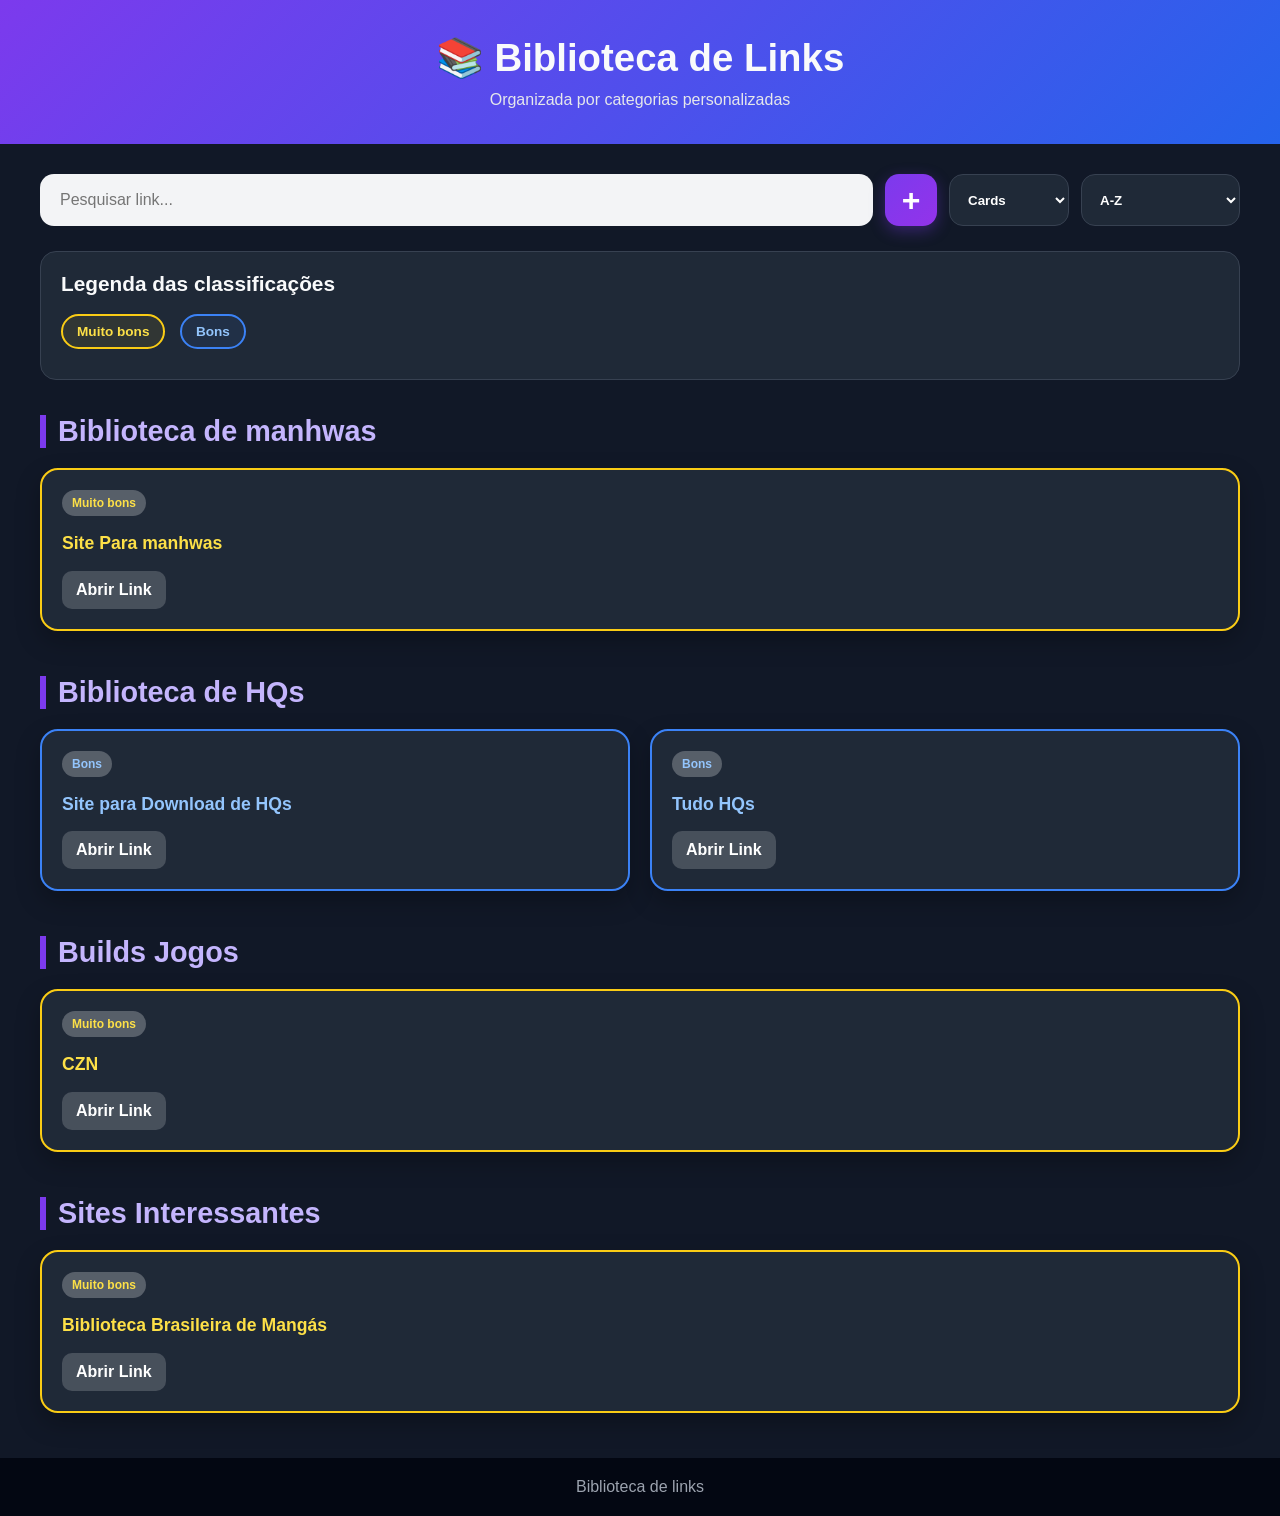
<file: index.html>
<!DOCTYPE html>
<html lang="pt-BR">

<head>
  <meta charset="UTF-8">
  <title>Biblioteca de Links</title>
  <link rel="stylesheet" href="style.css">
</head>

<body>

  <header>
    <h1>📚 Biblioteca de Links</h1>
    <p>Organizada por categorias personalizadas</p>
  </header>

  <main>
    <div class="topo-acoes">

      <input type="text" id="pesquisa" placeholder="Pesquisar link...">

      <a href="cadastro.html" class="btn-add" title="Cadastrar novo link">
        +
      </a>

      <select id="modoVisualizacao" class="modo-visualizacao" title="Modo de visualização">
        <option value="cards">Cards</option>
        <option value="lista">Lista</option>
      </select>

      <select id="ordemItens" class="modo-visualizacao" title="Ordenação dos itens">
        <option value="alfabetica">A-Z</option>
        <option value="classificacao">Por classificação</option>
      </select>

    </div>
    <section id="legenda" class="legenda"></section>

    <section id="biblioteca" class="biblioteca">
      <p>Carregando biblioteca...</p>
    </section>
  </main>

  <footer>
    <p>Biblioteca de links</p>
  </footer>

  <script src="script.js"></script>
</body>

</html>
</file>
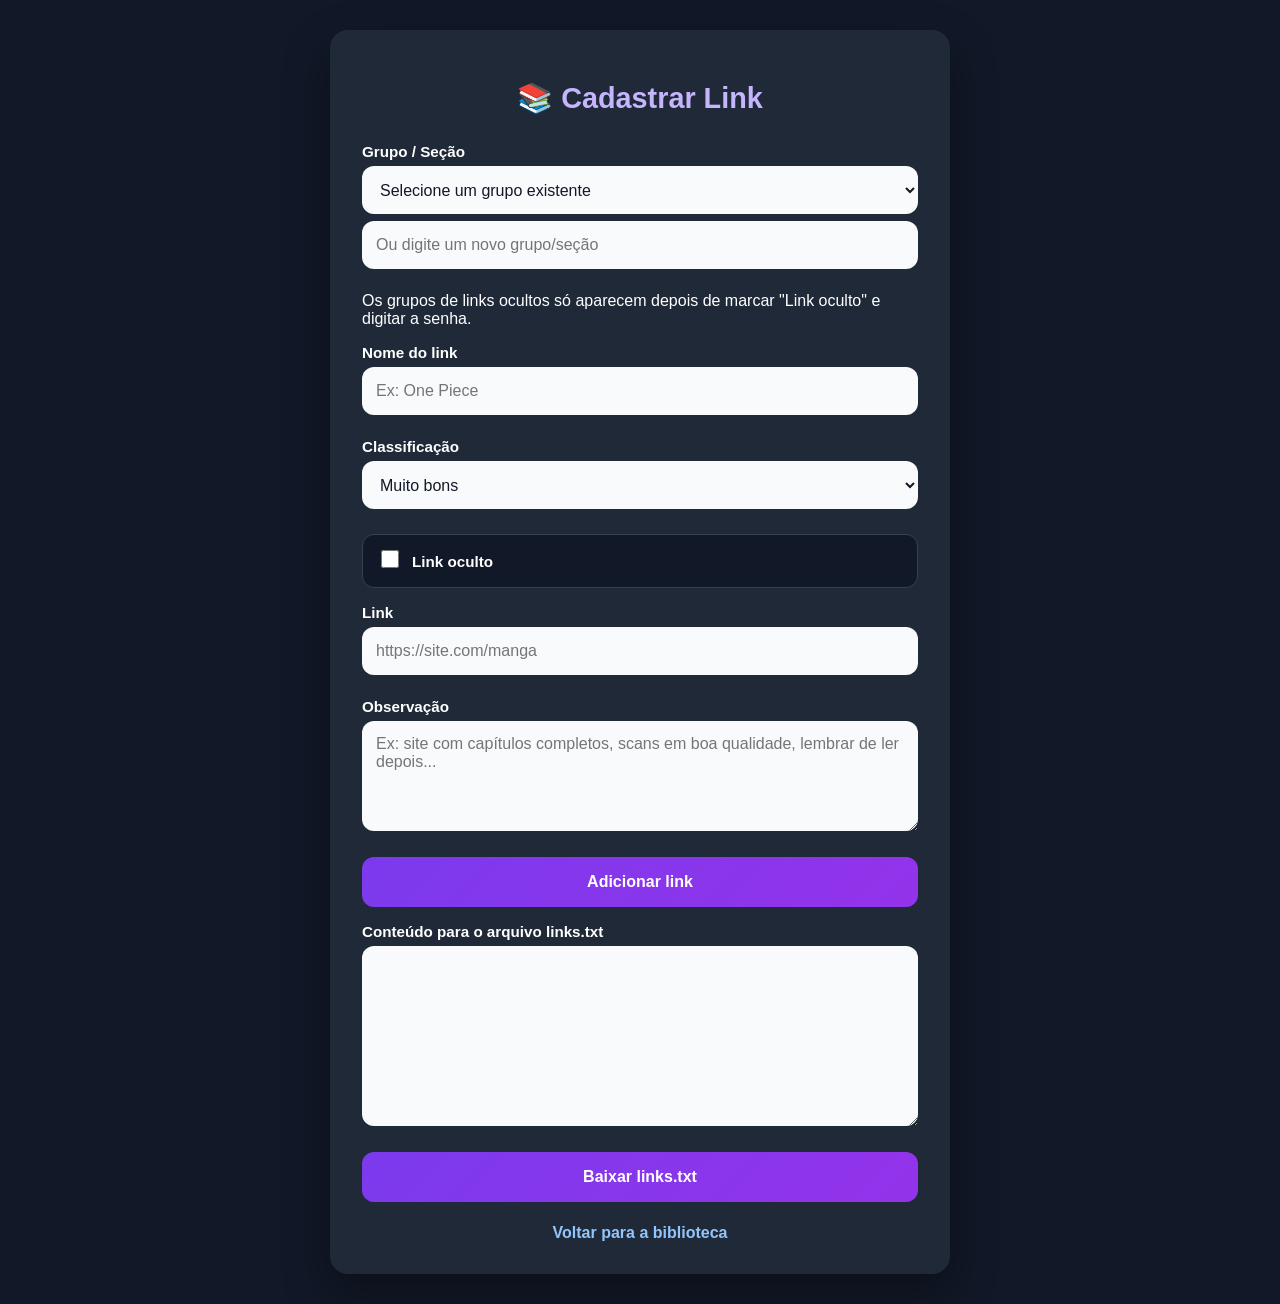
<file: cadastro.html>
<!DOCTYPE html>
<html lang="pt-BR">

<head>
  <meta charset="UTF-8">
  <title>Cadastrar Link</title>

  <style>
    * {
      box-sizing: border-box;
    }

    body {
      margin: 0;
      font-family: Arial, Helvetica, sans-serif;
      background: #111827;
      color: white;
      padding: 30px 15px;
    }

    .container {
      width: 100%;
      max-width: 620px;
      margin: auto;
      background: #1f2937;
      padding: 32px;
      border-radius: 18px;
      box-shadow: 0 20px 45px rgba(0, 0, 0, 0.35);
    }

    h1 {
      text-align: center;
      color: #c4b5fd;
      margin-bottom: 28px;
      font-size: 1.8rem;
    }

    label {
      display: block;
      margin-top: 16px;
      margin-bottom: 6px;
      font-weight: bold;
      font-size: 0.95rem;
    }

    input,
    select,
    textarea,
    button {
      width: 100%;
      border: none;
      border-radius: 12px;
      font-size: 1rem;
      font-family: Arial, Helvetica, sans-serif;
    }

    input,
    select {
      height: 48px;
      padding: 0 14px;
      margin-bottom: 7px;
    }

    textarea {
      min-height: 120px;
      padding: 14px;
      resize: vertical;
    }

    input,
    select,
    textarea {
      background: #f9fafb;
      color: #111827;
      outline: none;
    }

    input:focus,
    select:focus,
    textarea:focus {
      box-shadow: 0 0 0 3px rgba(124, 58, 237, 0.45);
    }

    .dica {
      margin-top: 8px;
      font-size: 0.82rem;
      color: #cbd5e1;
      line-height: 1.4;
    }

    .campo-oculto {
      display: flex;
      align-items: center;
      gap: 10px;
      margin-top: 18px;
      padding: 12px 14px;
      background: #111827;
      border: 1px solid #374151;
      border-radius: 12px;
    }

    .campo-oculto input {
      width: 18px;
      height: 18px;
      accent-color: #7c3aed;
    }

    .campo-oculto label {
      margin: 0;
      font-size: 0.95rem;
    }

    button {
      margin-top: 22px;
      height: 50px;
      background: linear-gradient(135deg, #7c3aed, #9333ea);
      color: white;
      font-weight: bold;
      cursor: pointer;
    }

    button:hover {
      background: linear-gradient(135deg, #8b5cf6, #a855f7);
    }

    #observacao {
      min-height: 110px;
    }

    #resultado {
      min-height: 180px;
    }

    .voltar {
      display: block;
      text-align: center;
      margin-top: 22px;
      color: #93c5fd;
      text-decoration: none;
      font-weight: bold;
    }

    .voltar:hover {
      text-decoration: underline;
    }

    @media (max-width: 600px) {
      body {
        padding: 15px 10px;
      }

      .container {
        padding: 22px;
      }

      h1 {
        font-size: 1.5rem;
      }
    }
  </style>
</head>

<body>

  <div class="container">
    <h1>📚 Cadastrar Link</h1>

    <label>Grupo / Seção</label>
    <select id="grupoExistente">
      <option value="">Carregando grupos...</option>
    </select>

    <input type="text" id="novoGrupo" placeholder="Ou digite um novo grupo/seção">

    <p class="ajuda">
      Os grupos de links ocultos só aparecem depois de marcar "Link oculto" e digitar a senha.
    </p>

    <label>Nome do link</label>
    <input type="text" id="nome" placeholder="Ex: One Piece">

    <label>Classificação</label>
    <select id="classificacao">
      <option value="Muito bons">Muito bons</option>
      <option value="Bons">Bons</option>
      <option value="Medios">Médios</option>
      <option value="Ruins">Ruins</option>
      <option value="Sem classificação">Sem classificação</option>
    </select>

    <div class="campo-oculto">
      <input type="checkbox" id="oculto">
      <label for="oculto">Link oculto</label>
    </div>

    <label>Link</label>
    <input type="url" id="link" placeholder="https://site.com/manga">

    <label>Observação</label>
    <textarea id="observacao"
      placeholder="Ex: site com capítulos completos, scans em boa qualidade, lembrar de ler depois..."></textarea>

    <button onclick="adicionarLink()">Adicionar link</button>

    <label>Conteúdo para o arquivo links.txt</label>
    <textarea id="resultado" readonly></textarea>

    <button onclick="baixarArquivo()">Baixar links.txt</button>

    <a class="voltar" href="index.html">Voltar para a biblioteca</a>
  </div>

  <script>
    const resultado = document.getElementById("resultado");
    const grupoExistente = document.getElementById("grupoExistente");
    const novoGrupo = document.getElementById("novoGrupo");
    const checkboxOculto = document.getElementById("oculto");

    let gruposOcultosLiberados = false;

    carregarGruposExistentes(false);

    checkboxOculto.addEventListener("change", () => {
      if (checkboxOculto.checked && !gruposOcultosLiberados) {
        const senha = prompt("Digite a senha para liberar grupos ocultos:");

        if (senha === "oculto") {
          gruposOcultosLiberados = true;
          alert("Grupos ocultos liberados para cadastro.");
          carregarGruposExistentes(true);
        } else {
          alert("Senha incorreta.");
          checkboxOculto.checked = false;
          carregarGruposExistentes(false);
        }
      }

      if (!checkboxOculto.checked && !gruposOcultosLiberados) {
        carregarGruposExistentes(false);
      }
    });

    function carregarGruposExistentes(incluirOcultos) {
      grupoExistente.innerHTML = `<option value="">Carregando grupos...</option>`;

      fetch("links.txt")
        .then(response => {
          if (!response.ok) {
            throw new Error("Arquivo links.txt não encontrado");
          }

          return response.text();
        })
        .then(texto => {
          const grupos = new Set();

          texto
            .split(/\r?\n/)
            .map(linha => linha.trim())
            .filter(linha => linha !== "")
            .filter(linha => !linha.startsWith("#"))
            .forEach(linha => {
              if (linha.startsWith("ENC|")) {
                const codificado = linha.substring(4).trim();
                const decodificado = decodificarBase64(codificado);

                if (!decodificado) {
                  return;
                }

                linha = decodificado.trim();
              }

              let partes = linha.split("|").map(parte => parte.trim());
              let linhaOculta = false;

              if (partes.length > 0 && partes[partes.length - 1].toLowerCase() === "oculto") {
                linhaOculta = true;
                partes.pop();
              }

              if (linhaOculta && !incluirOcultos) {
                return;
              }

              partes = partes.filter(parte => parte !== "");

              if (partes.length >= 3 && !partes[0].startsWith("http")) {
                grupos.add(partes[0]);
              }
            });

          grupoExistente.innerHTML = `<option value="">Selecione um grupo existente</option>`;

          [...grupos]
            .sort((a, b) => a.localeCompare(b, "pt-BR"))
            .forEach(grupo => {
              const option = document.createElement("option");
              option.value = grupo;
              option.textContent = grupo;
              grupoExistente.appendChild(option);
            });

          if (grupos.size === 0) {
            grupoExistente.innerHTML = `<option value="">Nenhum grupo encontrado</option>`;
          }
        })
        .catch(erro => {
          console.error(erro);
          grupoExistente.innerHTML = `<option value="">Não foi possível carregar grupos</option>`;
        });
    }

    function adicionarLink() {
      const grupoSelecionado = grupoExistente.value.trim();
      const grupoNovo = novoGrupo.value.trim();
      const grupo = grupoNovo || grupoSelecionado;
      const nome = document.getElementById("nome").value.trim();
      const classificacao = document.getElementById("classificacao").value;
      const link = document.getElementById("link").value.trim();
      const observacao = document.getElementById("observacao").value.trim();
      const oculto = document.getElementById("oculto").checked;

      if (!grupo || !nome || !link) {
        alert("Preencha grupo, nome e link.");
        return;
      }

      let novaLinha = "";

      if (classificacao === "Sem classificação") {
        novaLinha = `${grupo}|${nome}|${link}`;
      } else {
        novaLinha = `${grupo}|${nome}|${classificacao}|${link}`;
      }

      if (observacao) {
        novaLinha += `|${observacao}`;
      }

      if (oculto) {
        novaLinha += "|oculto";
        novaLinha = "ENC|" + codificarBase64(novaLinha);
      }

      resultado.value += novaLinha + "\n";

      document.getElementById("nome").value = "";
      document.getElementById("link").value = "";
      document.getElementById("observacao").value = "";
      document.getElementById("oculto").checked = false;
      grupoExistente.value = "";
      novoGrupo.value = "";

      if (!oculto && grupoNovo) {
        carregarGruposExistentes(gruposOcultosLiberados);
      }
    }

    function codificarBase64(texto) {
      return btoa(
        encodeURIComponent(texto).replace(/%([0-9A-F]{2})/g, function (match, codigo) {
          return String.fromCharCode("0x" + codigo);
        })
      );
    }

    function decodificarBase64(texto) {
      try {
        return decodeURIComponent(
          Array.prototype.map
            .call(atob(texto), caractere => {
              return "%" + ("00" + caractere.charCodeAt(0).toString(16)).slice(-2);
            })
            .join("")
        );
      } catch {
        return "";
      }
    }

    function baixarArquivo() {
      const conteudo = resultado.value;

      if (!conteudo.trim()) {
        alert("Nenhum link cadastrado.");
        return;
      }

      const arquivo = new Blob([conteudo], { type: "text/plain" });
      const url = URL.createObjectURL(arquivo);

      const a = document.createElement("a");
      a.href = url;
      a.download = "links.txt";
      a.click();

      URL.revokeObjectURL(url);
    }
  </script>

</body>

</html>
</file>
<file: style.css>
* {
  margin: 0;
  padding: 0;
  box-sizing: border-box;
}

body {
  background: #111827;
  color: #f9fafb;
  font-family: Arial, Helvetica, sans-serif;
}

header {
  text-align: center;
  padding: 35px 20px;
  background: linear-gradient(135deg, #7c3aed, #2563eb);
}

header h1 {
  font-size: 2.4rem;
  margin-bottom: 10px;
}

header p {
  color: #e5e7eb;
}

main {
  width: 95%;
  max-width: 1200px;
  margin: 30px auto;
}

.topo-acoes {
  display: flex;
  align-items: center;
  gap: 12px;
  margin-bottom: 25px;
}

#pesquisa {
  flex: 1;
  height: 52px;
  padding: 0 20px;
  border: none;
  border-radius: 14px;
  background: #f3f4f6;
  color: #111827;
  font-size: 1rem;
  outline: none;
}

.btn-add {
  width: 52px;
  height: 52px;
  min-width: 52px;
  display: flex;
  align-items: center;
  justify-content: center;
  background: linear-gradient(135deg, #7c3aed, #9333ea);
  color: white;
  text-decoration: none;
  font-size: 2rem;
  font-weight: bold;
  border-radius: 14px;
  line-height: 1;
  box-shadow: 0 5px 15px rgba(124, 58, 237, 0.35);
}

.legenda {
  background: #1f2937;
  border: 1px solid #374151;
  border-radius: 16px;
  padding: 20px;
  margin-bottom: 35px;
}

.legenda h2 {
  font-size: 1.3rem;
  margin-bottom: 18px;
}

.item-legenda {
  display: inline-flex;
  align-items: center;
  justify-content: center;
  margin-right: 10px;
  margin-bottom: 10px;
  padding: 8px 14px;
  border-radius: 999px;
  font-size: 0.85rem;
  font-weight: bold;
  border: 2px solid transparent;
}

.item-legenda.muito-bons {
  color: #fde047;
  border-color: #facc15;
  background: rgba(250, 204, 21, 0.08);
}

.item-legenda.bons {
  color: #93c5fd;
  border-color: #3b82f6;
  background: rgba(59, 130, 246, 0.08);
}

.item-legenda.medios {
  color: #fdba74;
  border-color: #f97316;
  background: rgba(249, 115, 22, 0.08);
}

.item-legenda.ruins {
  color: #fca5a5;
  border-color: #ef4444;
  background: rgba(239, 68, 68, 0.08);
}

.item-legenda.sem-classificacao {
  color: #d1d5db;
  border-color: #6b7280;
  background: rgba(107, 114, 128, 0.08);
}

.grupo {
  margin-bottom: 45px;
}

.grupo > h2 {
  font-size: 1.8rem;
  margin-bottom: 20px;
  color: #c4b5fd;
  border-left: 6px solid #7c3aed;
  padding-left: 12px;
}

.cards {
  display: grid;
  grid-template-columns: repeat(auto-fit, minmax(230px, 1fr));
  gap: 20px;
}

.card {
  min-height: 160px;
  padding: 20px;
  border-radius: 18px;
  border: 1px solid #374151;
  background: #1f2937;
  box-shadow: 0 10px 25px rgba(0,0,0,0.25);
  transition: 0.3s;
}

.card:hover {
  transform: translateY(-6px);
  box-shadow: 0 15px 35px rgba(0,0,0,0.35);
}

.card h3 {
  font-size: 1.1rem;
  margin: 15px 0;
  line-height: 1.4;
}

.card a {
  display: inline-block;
  text-decoration: none;
  background: rgba(255,255,255,0.18);
  color: white;
  padding: 10px 14px;
  border-radius: 10px;
  font-weight: bold;
}

.card a:hover {
  background: rgba(255,255,255,0.30);
}

.classificacao {
  display: inline-block;
  padding: 6px 10px;
  border-radius: 999px;
  font-size: 0.75rem;
  font-weight: bold;
  background: rgba(255,255,255,0.25);
}

.card.muito-bons {
  color: #facc15;
  border: 2px solid #facc15;
}

.card.muito-bons h3,
.card.muito-bons .classificacao {
  color: #fde047;
}

.card.bons {
  color: #60a5fa;
  border: 2px solid #3b82f6;
}

.card.bons h3,
.card.bons .classificacao {
  color: #93c5fd;
}

.card.medios {
  color: #fb923c;
  border: 2px solid #f97316;
}

.card.medios h3,
.card.medios .classificacao {
  color: #fdba74;
}

.card.ruins {
  color: #f87171;
  border: 2px solid #ef4444;
}

.card.ruins h3,
.card.ruins .classificacao {
  color: #fca5a5;
}

.card.sem-classificacao {
  color: #d1d5db;
  border: 2px solid #6b7280;
}

.card.sem-classificacao h3,
.card.sem-classificacao .classificacao {
  color: #e5e7eb;
}

footer {
  text-align: center;
  padding: 20px;
  margin-top: 40px;
  background: #030712;
  color: #9ca3af;
}

@media (max-width: 600px) {
  .topo-acoes {
    gap: 8px;
  }

  .btn-add {
    width: 48px;
    height: 48px;
    min-width: 48px;
  }

  header h1 {
    font-size: 1.8rem;
  }
}
/* ========================================
   MODO DE VISUALIZAÇÃO
======================================== */

.modo-visualizacao {
  height: 52px;
  min-width: 120px;
  padding: 0 14px;
  border: 1px solid #374151;
  border-radius: 14px;
  background: #1f2937;
  color: white;
  font-weight: bold;
  outline: none;
  cursor: pointer;
}

.lista-links {
  display: flex;
  flex-direction: column;
  gap: 12px;
}

.item-lista {
  display: flex;
  align-items: center;
  justify-content: space-between;
  gap: 16px;
  background: #1f2937;
  border: 1px solid #374151;
  border-radius: 14px;
  padding: 14px 18px;
  box-shadow: 0 8px 20px rgba(0,0,0,0.22);
}

.item-lista strong {
  display: block;
  font-size: 1rem;
  margin-bottom: 4px;
}

.item-lista span {
  font-size: 0.8rem;
  opacity: 0.9;
}

.item-lista a {
  text-decoration: none;
  color: white;
  background: #7c3aed;
  padding: 8px 12px;
  border-radius: 8px;
  font-weight: bold;
  white-space: nowrap;
}

.item-lista a:hover {
  background: #9333ea;
}

.item-lista.muito-bons {
  color: #fde047;
  border-color: #facc15;
}

.item-lista.bons {
  color: #93c5fd;
  border-color: #3b82f6;
}

.item-lista.medios {
  color: #fdba74;
  border-color: #f97316;
}

.item-lista.ruins {
  color: #fca5a5;
  border-color: #ef4444;
}

.item-lista.sem-classificacao {
  color: #e5e7eb;
  border-color: #6b7280;
}

@media (max-width: 700px) {
  .topo-acoes {
    flex-wrap: wrap;
  }

  #pesquisa {
    flex-basis: calc(100% - 60px);
  }

  .modo-visualizacao {
    width: 100%;
  }

  .item-lista {
    align-items: flex-start;
    flex-direction: column;
  }
}

/* ========================================
   OBSERVAÇÃO DO LINK
======================================== */

.observacao {
  margin: 8px 0 14px;
  font-size: 0.85rem;
  line-height: 1.4;
  color: #d1d5db;
  opacity: 0.9;
}

.observacao-lista {
  margin-top: 6px;
  font-size: 0.85rem;
  line-height: 1.4;
  color: #d1d5db;
  opacity: 0.9;
}
</file>
